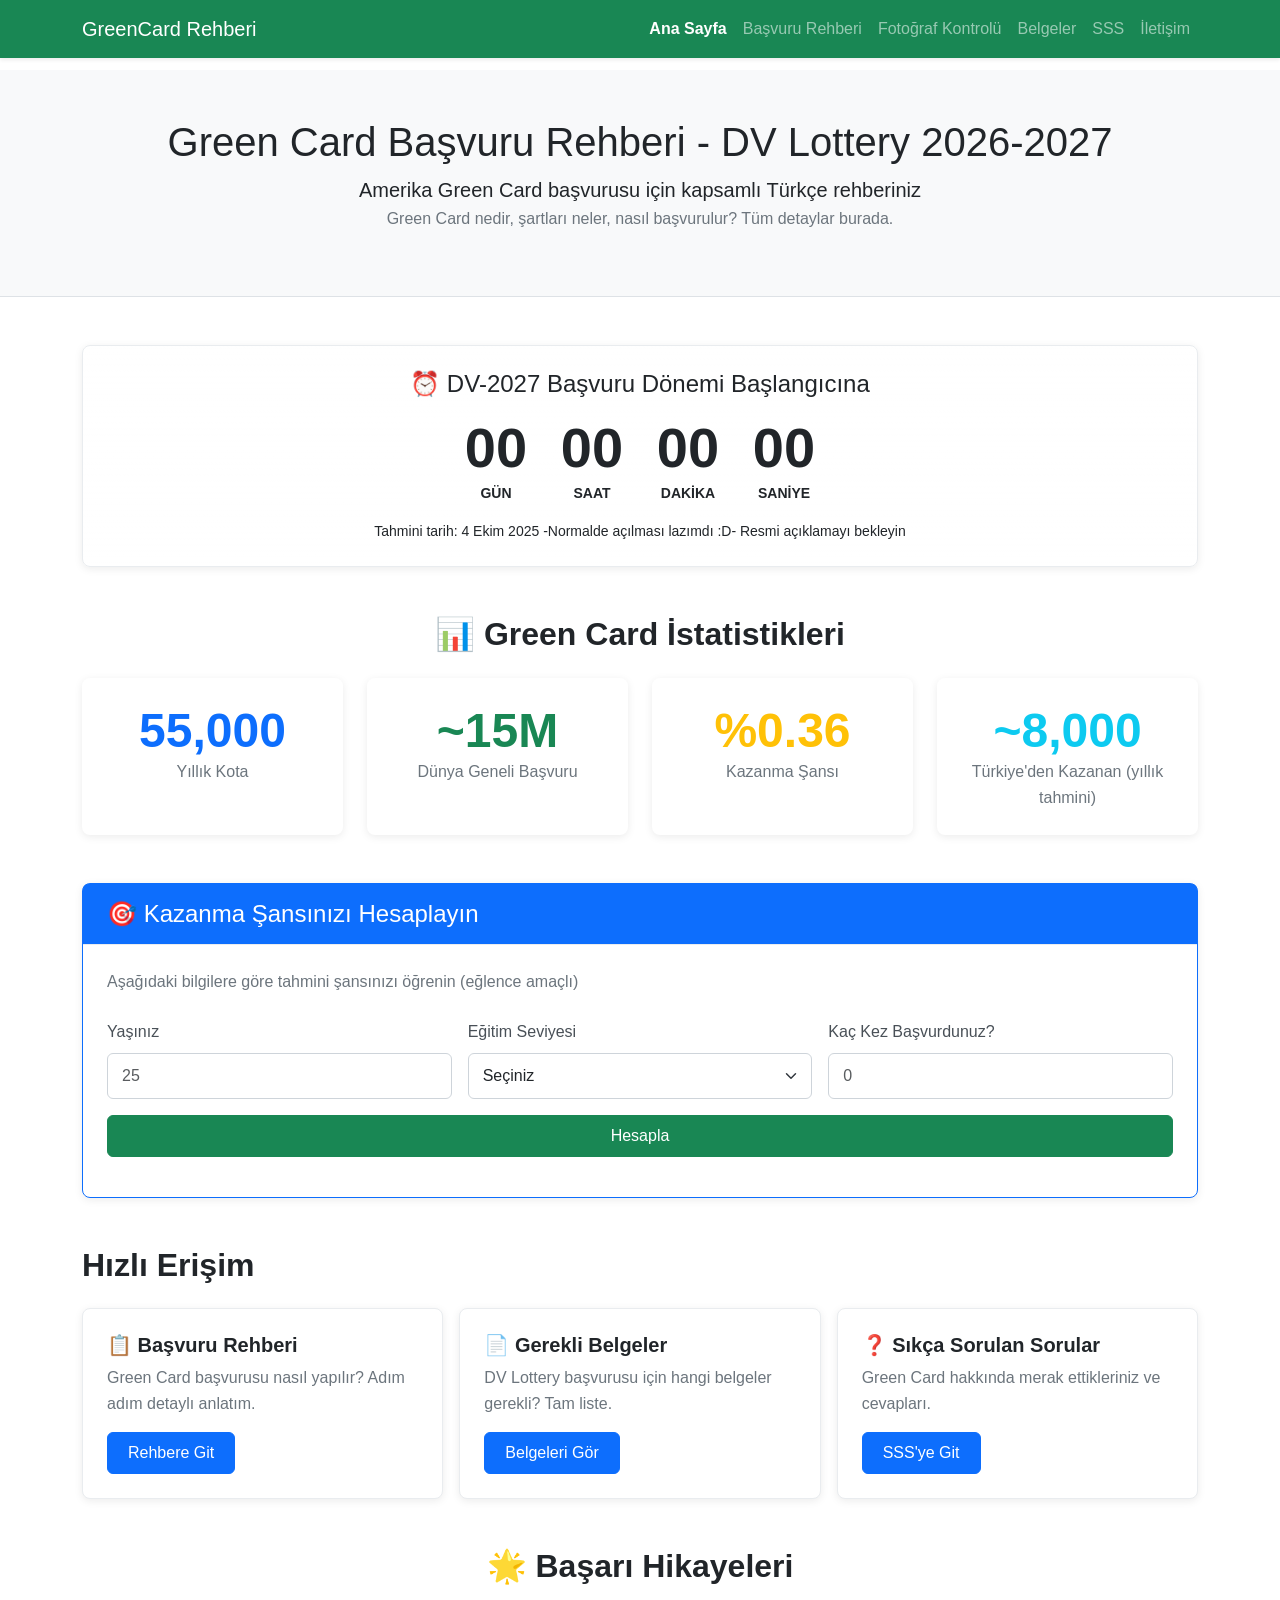
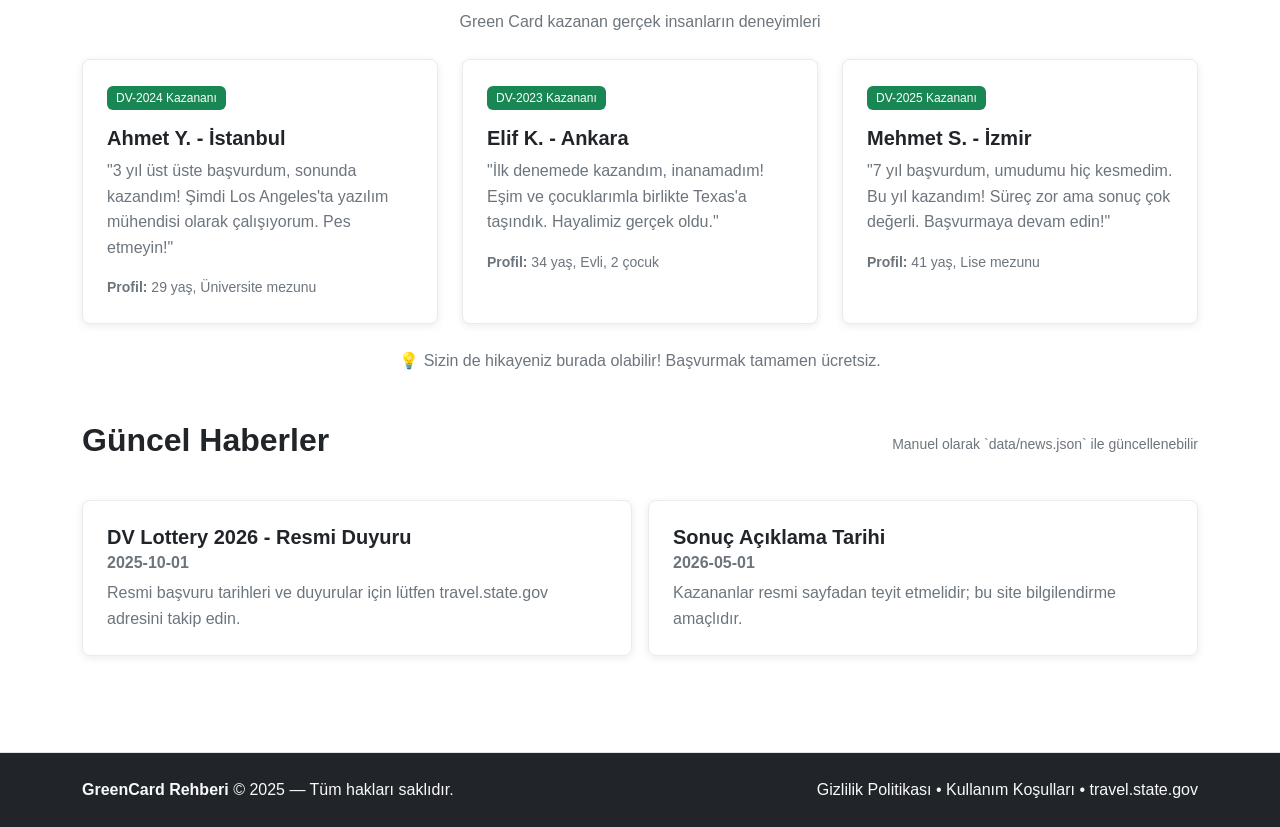
<file: index.html>
<!doctype html>
<html lang="tr">
	<head>
		<meta charset="utf-8" />
		<meta name="viewport" content="width=device-width, initial-scale=1" />
		<link rel="icon" type="image/png" href="favicon.png" />
		<meta name="google-site-verification" content="tBCcLOlifXghVpdFb7teIyWnItimb8C-__ztAJpa-4Y" />
		<title>Green Card Rehberi - DV Lottery Başvuru Kılavuzu ve Belgeler</title>
		<meta name="description" content="Green Card DV Lottery başvurusu için kapsamlı rehber. Gerekli belgeler, başvuru adımları, fotoğraf gereksinimleri ve güncel haberler. Türkçe detaylı anlatım." />
		<meta name="keywords" content="green card, green card başvuru, green card başvurusu, dv lottery, green card 2026, green card 2027, green card nedir, green card şartları, green card lottery, diversity visa, amerika vizesi, green card türkiye, green card başvuru tarihleri, green card ne zaman, green card photo check, green card sonuçları, dvprogram state gov, dv program, amerika green card başvurusu, green card başvuruları ne zaman, green card başvuru nereden yapılır, work and travel, yeşil kart" />
		<meta name="author" content="GreenCard Rehberi" />
		<meta name="robots" content="index, follow" />
		<link rel="canonical" href="https://greencardrehberi.great-site.net/" />
		
		<!-- Open Graph Meta Tags -->
		<meta property="og:title" content="Green Card Rehberi - DV Lottery Başvuru Kılavuzu" />
		<meta property="og:description" content="Green Card DV Lottery başvurusu için kapsamlı rehber. Gerekli belgeler, başvuru adımları ve güncel haberler." />
		<meta property="og:type" content="website" />
		<meta property="og:url" content="https://greencardrehberi.great-site.net/" />
		<meta property="og:locale" content="tr_TR" />
		
		<!-- Twitter Card Meta Tags -->
		<meta name="twitter:card" content="summary_large_image" />
		<meta name="twitter:title" content="Green Card Rehberi - DV Lottery Başvuru Kılavuzu" />
		<meta name="twitter:description" content="Green Card DV Lottery başvurusu için kapsamlı rehber." />
		
		<link href="https://cdn.jsdelivr.net/npm/bootstrap@5.3.2/dist/css/bootstrap.min.css" rel="stylesheet" />
		<link href="css/style.css" rel="stylesheet" />
	</head>
	<body class="d-flex-min-vh navbar-fixed-top-padding">
	<div id="navbar-container"></div>		<header class="bg-light py-5">
			<div class="container text-center">
				<h1 class="display-6">Green Card Başvuru Rehberi - DV Lottery 2026-2027</h1>
				<p class="lead">Amerika Green Card başvurusu için kapsamlı Türkçe rehberiniz</p>
				<p class="text-muted">Green Card nedir, şartları neler, nasıl başvurulur? Tüm detaylar burada.</p>
			</div>
		</header>

		<main class="container my-5 flex-fill">
			<!-- Countdown Timer -->
			<section class="mb-5">
				<div class="card bg-gradient text-white text-center" style="background: linear-gradient(135deg, #667eea 0%, #764ba2 100%);">
					<div class="card-body py-4">
						<h2 class="h4 mb-3">⏰ DV-2027 Başvuru Dönemi Başlangıcına</h2>
						<div id="countdown" class="d-flex justify-content-center gap-3 flex-wrap">
							<div class="countdown-item">
								<div class="display-4 fw-bold" id="days">--</div>
								<div class="small">GÜN</div>
							</div>
							<div class="countdown-item">
								<div class="display-4 fw-bold" id="hours">--</div>
								<div class="small">SAAT</div>
							</div>
							<div class="countdown-item">
								<div class="display-4 fw-bold" id="minutes">--</div>
								<div class="small">DAKİKA</div>
							</div>
							<div class="countdown-item">
								<div class="display-4 fw-bold" id="seconds">--</div>
								<div class="small">SANİYE</div>
							</div>
						</div>
						<p class="mt-3 mb-0 small">Tahmini tarih: 4 Ekim 2025 -Normalde açılması lazımdı :D- Resmi açıklamayı bekleyin</p>
					</div>
				</div>
			</section>

			<!-- İstatistikler -->
			<section class="mb-5">
				<h2 class="mb-4 text-center">📊 Green Card İstatistikleri</h2>
				<div class="row g-4 text-center">
					<div class="col-md-3 col-6">
						<div class="card border-0 shadow-sm h-100">
							<div class="card-body">
								<div class="display-5 fw-bold text-primary">55,000</div>
								<div class="text-muted">Yıllık Kota</div>
							</div>
						</div>
					</div>
					<div class="col-md-3 col-6">
						<div class="card border-0 shadow-sm h-100">
							<div class="card-body">
								<div class="display-5 fw-bold text-success">~15M</div>
								<div class="text-muted">Dünya Geneli Başvuru</div>
							</div>
						</div>
					</div>
					<div class="col-md-3 col-6">
						<div class="card border-0 shadow-sm h-100">
							<div class="card-body">
								<div class="display-5 fw-bold text-warning">%0.36</div>
								<div class="text-muted">Kazanma Şansı</div>
							</div>
						</div>
					</div>
					<div class="col-md-3 col-6">
						<div class="card border-0 shadow-sm h-100">
							<div class="card-body">
								<div class="display-5 fw-bold text-info">~8,000</div>
								<div class="text-muted">Türkiye'den Kazanan (yıllık tahmini)</div>
							</div>
						</div>
					</div>
				</div>
			</section>

			<!-- Şans Hesaplayıcı -->
			<section class="mb-5">
				<div class="card border-primary">
					<div class="card-header bg-primary text-white">
						<h2 class="h4 mb-0">🎯 Kazanma Şansınızı Hesaplayın</h2>
					</div>
					<div class="card-body">
						<p class="text-muted mb-4">Aşağıdaki bilgilere göre tahmini şansınızı öğrenin (eğlence amaçlı)</p>
						<div class="row g-3">
							<div class="col-md-4">
								<label class="form-label">Yaşınız</label>
								<input type="number" id="age" class="form-control" placeholder="25" min="18" max="80">
							</div>
							<div class="col-md-4">
								<label class="form-label">Eğitim Seviyesi</label>
								<select id="eduLevel" class="form-select">
									<option value="">Seçiniz</option>
									<option value="high">Lise</option>
									<option value="uni">Üniversite</option>
									<option value="master">Yüksek Lisans+</option>
								</select>
							</div>
							<div class="col-md-4">
								<label class="form-label">Kaç Kez Başvurdunuz?</label>
								<input type="number" id="attempts" class="form-control" placeholder="0" min="0" max="20">
							</div>
						</div>
						<button onclick="calculateChance()" class="btn btn-success w-100 mt-3">Hesapla</button>
						<div id="chanceResult" class="mt-3"></div>
					</div>
				</div>
			</section>

			<!-- Quick Links -->
			<section class="mb-5">
				<h2 class="mb-4">Hızlı Erişim</h2>
				<div class="row g-3">
					<div class="col-md-4">
						<div class="card h-100">
							<div class="card-body">
								<h3 class="h5 card-title">📋 Başvuru Rehberi</h3>
								<p class="card-text">Green Card başvurusu nasıl yapılır? Adım adım detaylı anlatım.</p>
								<a href="guide.html" class="btn btn-primary">Rehbere Git</a>
							</div>
						</div>
					</div>
					<div class="col-md-4">
						<div class="card h-100">
							<div class="card-body">
								<h3 class="h5 card-title">📄 Gerekli Belgeler</h3>
								<p class="card-text">DV Lottery başvurusu için hangi belgeler gerekli? Tam liste.</p>
								<a href="documents.html" class="btn btn-primary">Belgeleri Gör</a>
							</div>
						</div>
					</div>
					<div class="col-md-4">
						<div class="card h-100">
							<div class="card-body">
								<h3 class="h5 card-title">❓ Sıkça Sorulan Sorular</h3>
								<p class="card-text">Green Card hakkında merak ettikleriniz ve cevapları.</p>
								<a href="faq.html" class="btn btn-primary">SSS'ye Git</a>
							</div>
						</div>
					</div>
				</div>
			</section>

			<!-- Başarı Hikayeleri -->
			<section class="mb-5">
				<h2 class="mb-4 text-center">🌟 Başarı Hikayeleri</h2>
				<p class="text-center text-muted mb-4">Green Card kazanan gerçek insanların deneyimleri</p>
				<div class="row g-4">
					<div class="col-md-4">
						<div class="card h-100 shadow-sm">
							<div class="card-body">
								<div class="mb-3">
									<span class="badge bg-success">DV-2024 Kazananı</span>
								</div>
								<h5 class="card-title">Ahmet Y. - İstanbul</h5>
								<p class="card-text">"3 yıl üst üste başvurdum, sonunda kazandım! Şimdi Los Angeles'ta yazılım mühendisi olarak çalışıyorum. Pes etmeyin!"</p>
								<div class="text-muted small">
									<strong>Profil:</strong> 29 yaş, Üniversite mezunu
								</div>
							</div>
						</div>
					</div>
					<div class="col-md-4">
						<div class="card h-100 shadow-sm">
							<div class="card-body">
								<div class="mb-3">
									<span class="badge bg-success">DV-2023 Kazananı</span>
								</div>
								<h5 class="card-title">Elif K. - Ankara</h5>
								<p class="card-text">"İlk denemede kazandım, inanamadım! Eşim ve çocuklarımla birlikte Texas'a taşındık. Hayalimiz gerçek oldu."</p>
								<div class="text-muted small">
									<strong>Profil:</strong> 34 yaş, Evli, 2 çocuk
								</div>
							</div>
						</div>
					</div>
					<div class="col-md-4">
						<div class="card h-100 shadow-sm">
							<div class="card-body">
								<div class="mb-3">
									<span class="badge bg-success">DV-2025 Kazananı</span>
								</div>
								<h5 class="card-title">Mehmet S. - İzmir</h5>
								<p class="card-text">"7 yıl başvurdum, umudumu hiç kesmedim. Bu yıl kazandım! Süreç zor ama sonuç çok değerli. Başvurmaya devam edin!"</p>
								<div class="text-muted small">
									<strong>Profil:</strong> 41 yaş, Lise mezunu
								</div>
							</div>
						</div>
					</div>
				</div>
				<div class="text-center mt-4">
					<p class="text-muted">💡 Sizin de hikayeniz burada olabilir! Başvurmak tamamen ücretsiz.</p>
				</div>
			</section>

			<!-- News -->
			<section id="news" class="mb-5">
				<div class="d-flex justify-content-between align-items-center">
					<h2>Güncel Haberler</h2>
					<small class="text-muted">Manuel olarak `data/news.json` ile güncellenebilir</small>
				</div>
				<div id="newsList" class="row row-cols-1 row-cols-md-2 g-3 mt-3"></div>
			</section>
		</main>

	<div id="footer-container"></div>
	<script src="https://cdn.jsdelivr.net/npm/bootstrap@5.3.2/dist/js/bootstrap.bundle.min.js"></script>
	<script src="js/components.js"></script>
	<script src="js/site.js"></script>
	<script>
		// Countdown Timer
		function updateCountdown() {
			const targetDate = new Date('2025-10-04T12:00:00').getTime();
			const now = new Date().getTime();
			const distance = targetDate - now;

			if (distance < 0) {
				document.getElementById('days').textContent = '00';
				document.getElementById('hours').textContent = '00';
				document.getElementById('minutes').textContent = '00';
				document.getElementById('seconds').textContent = '00';
				return;
			}

			const days = Math.floor(distance / (1000 * 60 * 60 * 24));
			const hours = Math.floor((distance % (1000 * 60 * 60 * 24)) / (1000 * 60 * 60));
			const minutes = Math.floor((distance % (1000 * 60 * 60)) / (1000 * 60));
			const seconds = Math.floor((distance % (1000 * 60)) / 1000);

			document.getElementById('days').textContent = days;
			document.getElementById('hours').textContent = hours.toString().padStart(2, '0');
			document.getElementById('minutes').textContent = minutes.toString().padStart(2, '0');
			document.getElementById('seconds').textContent = seconds.toString().padStart(2, '0');
		}

		updateCountdown();
		setInterval(updateCountdown, 1000);

		// Şans Hesaplayıcı
		function calculateChance() {
			const age = parseInt(document.getElementById('age').value);
			const edu = document.getElementById('eduLevel').value;
			const attempts = parseInt(document.getElementById('attempts').value);
			const resultDiv = document.getElementById('chanceResult');

			if (!age || !edu || isNaN(attempts)) {
				resultDiv.innerHTML = '<div class="alert alert-warning">Lütfen tüm alanları doldurun</div>';
				return;
			}

			// Basit formül (eğlence amaçlı)
			let baseChance = 0.36;
			
			if (age >= 18 && age <= 35) baseChance += 0.05;
			if (edu === 'uni') baseChance += 0.1;
			if (edu === 'master') baseChance += 0.2;
			if (attempts > 5) baseChance += 0.05;

			const finalChance = Math.min(baseChance, 2.5).toFixed(2);
			
			let message = '';
			if (finalChance < 0.5) {
				message = 'Şansınız ortalama seviyede. Başvurmaya devam edin!';
			} else if (finalChance < 1.0) {
				message = 'Şansınız ortalamanın üstünde! Umutlu olabilirsiniz.';
			} else {
				message = 'Profiliniz güçlü görünüyor! Ama unutmayın, çekiliş tamamen rastgele.';
			}

			resultDiv.innerHTML = `
				<div class="alert alert-success">
					<h5 class="alert-heading">Tahmini Kazanma Şansınız: ~%${finalChance}</h5>
					<p class="mb-0">${message}</p>
					<hr>
					<small class="text-muted">⚠️ Bu hesaplama eğlence amaçlıdır. Gerçek çekiliş tamamen rastgeledir ve herkesin eşit şansı vardır.</small>
				</div>
			`;
		}
	</script>
	</body>
</html>
</file>
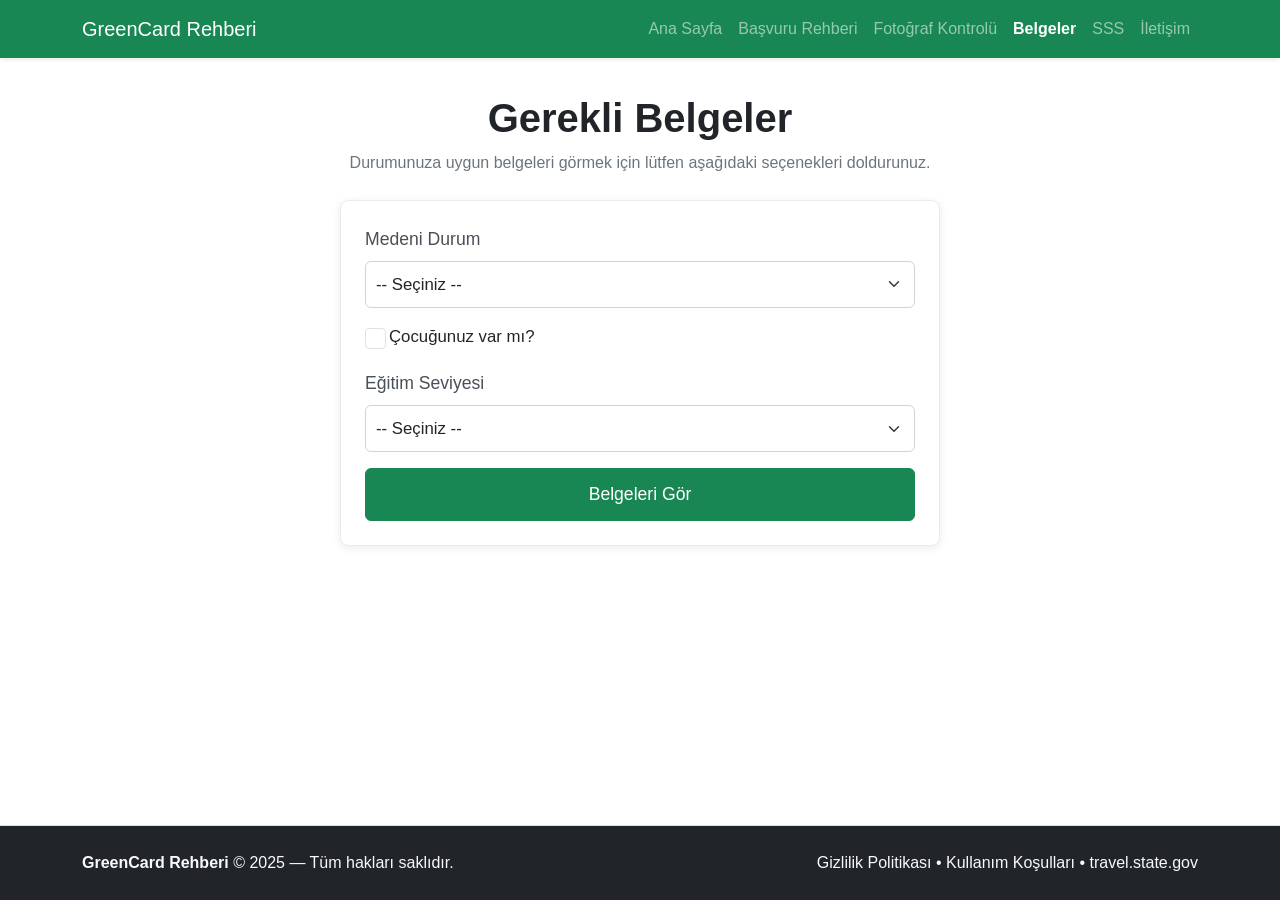
<file: belgeler-detay.html>
<!doctype html>
<html lang="tr">
  <head>
    <meta charset="utf-8" />
    <meta name="viewport" content="width=device-width, initial-scale=1" />
    <link rel="icon" type="image/png" href="favicon.png" />
    <title>Gerekli Belgeler - Green Card Rehberi</title>
    <meta name="description" content="Green Card başvurusu için ihtiyacınız olan belgeler ve nereden temin edileceği." />
    <meta name="keywords" content="green card belgeler, dv lottery belgeler, green card başvuru belgeleri" />
    <meta name="robots" content="index, follow" />
    <link href="https://cdn.jsdelivr.net/npm/bootstrap@5.3.2/dist/css/bootstrap.min.css" rel="stylesheet" />
    <link href="css/style.css" rel="stylesheet" />
  </head>
  <body class="d-flex-min-vh navbar-fixed-top-padding">
    <div id="navbar-container"></div>

    <main class="container my-5 flex-fill">
      <div class="mb-4">
        <a href="documents.html" class="btn btn-outline-secondary">← Geri</a>
      </div>
      
      <h1 class="mb-4">Gerekli Belgeler</h1>
      
      <div id="docsResult"></div>
    </main>

    <div id="footer-container"></div>
    <script src="https://cdn.jsdelivr.net/npm/bootstrap@5.3.2/dist/js/bootstrap.bundle.min.js"></script>
    <script src="js/components.js"></script>
    <script src="js/belgeler-detay.js"></script>
  </body>
</html>
</file>
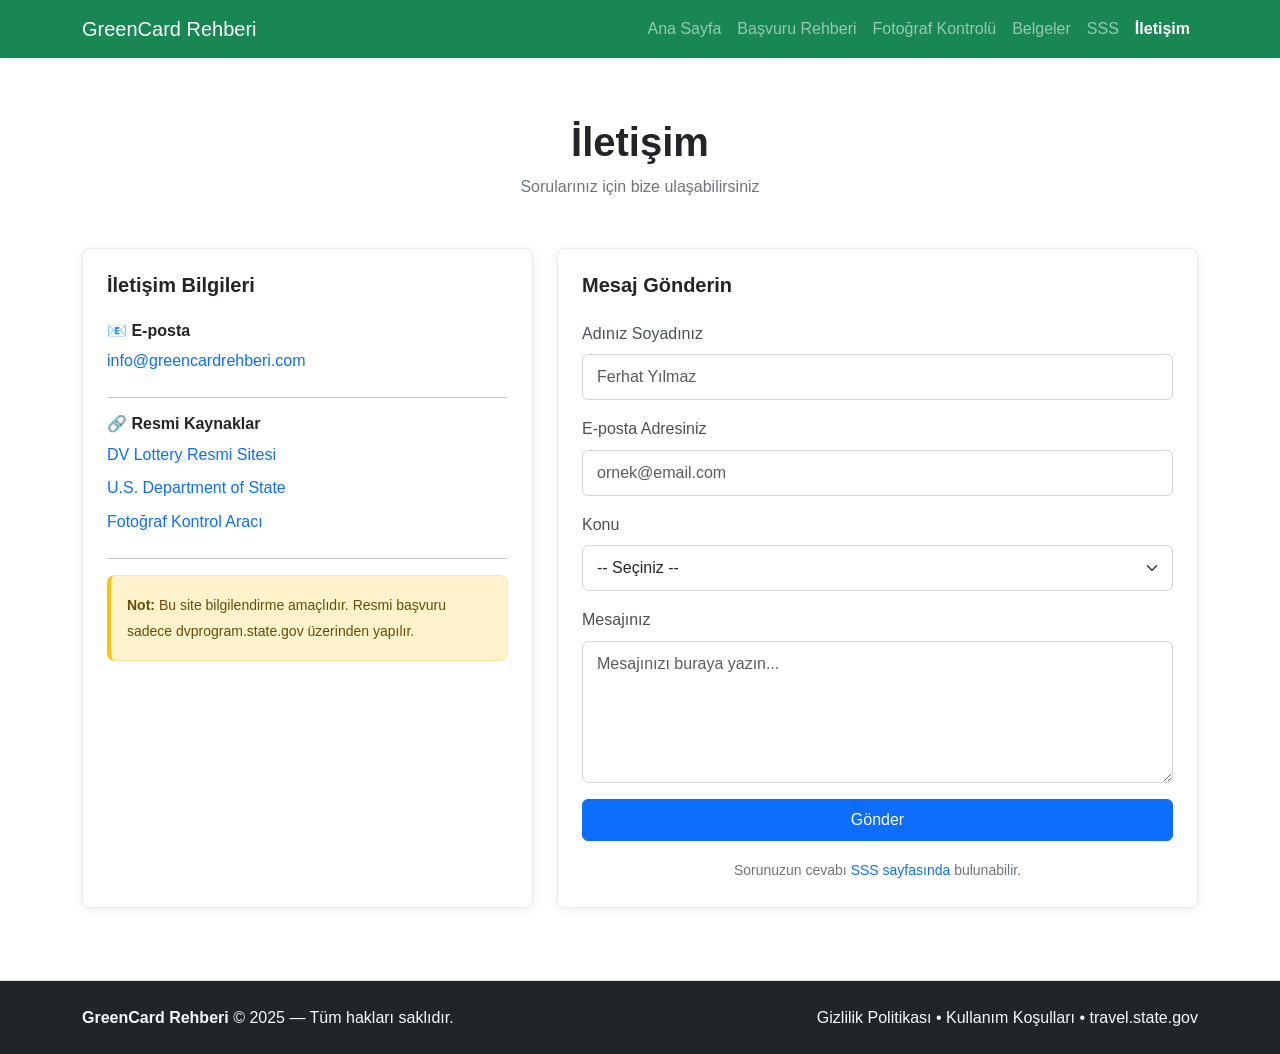
<file: contact.html>
<!doctype html>
<html lang="tr">
  <head>
    <meta charset="utf-8" />
    <meta name="viewport" content="width=device-width, initial-scale=1" />
    <link rel="icon" type="image/png" href="favicon.png" />
    <title>İletişim - Green Card Rehberi | Bize Ulaşın</title>
    <meta name="description" content="Green Card Rehberi ile iletişime geçin. Sorularınız, önerileriniz veya hata bildirimleriniz için bize ulaşın." />
    <meta name="keywords" content="green card, green card başvuru, green card başvurusu, dv lottery, green card 2026, green card 2027, green card nedir, green card şartları, green card lottery, diversity visa, amerika vizesi, green card türkiye, green card başvuru tarihleri, green card ne zaman, green card photo check, green card sonuçları, dvprogram state gov, dv program, amerika green card başvurusu, green card başvuruları ne zaman, green card başvuru nereden yapılır, work and travel, yeşil kart, green card iletişim, green card destek, green card yardım" />
    <meta name="robots" content="index, follow" />
    <link rel="canonical" href="https://greencardrehberi.great-site.net/contact.html" />
    <link href="https://cdn.jsdelivr.net/npm/bootstrap@5.3.2/dist/css/bootstrap.min.css" rel="stylesheet" />
    <link href="css/style.css" rel="stylesheet" />
  </head>
  <body class="d-flex-min-vh navbar-fixed-top-padding">
    <div id="navbar-container"></div>

    <main class="container flex-fill">
      <div class="py-5">
        <h1 class="text-center mb-2">İletişim</h1>
        <p class="text-center text-muted mb-5">Sorularınız için bize ulaşabilirsiniz</p>

        <div class="row">
          <!-- İletişim Bilgileri -->
          <div class="col-md-5 mb-4">
            <div class="card h-100 shadow-sm">
              <div class="card-body">
                <h5 class="card-title mb-4">İletişim Bilgileri</h5>
                
                <div class="mb-4">
                  <h6>📧 E-posta</h6>
                  <p class="mb-2">
                    <a href="mailto:info@greencardrehberi.com" class="text-decoration-none">
                      info@greencardrehberi.com
                    </a>
                  </p>
                </div>

                <hr>

                <div class="mb-4">
                  <h6>🔗 Resmi Kaynaklar</h6>
                  <ul class="list-unstyled">
                    <li class="mb-2">
                      <a href="https://dvprogram.state.gov" target="_blank" rel="noopener">DV Lottery Resmi Sitesi</a>
                    </li>
                    <li class="mb-2">
                      <a href="https://travel.state.gov" target="_blank" rel="noopener">U.S. Department of State</a>
                    </li>
                    <li class="mb-2">
                      <a href="https://tsg.phototool.state.gov/photo" target="_blank" rel="noopener">Fotoğraf Kontrol Aracı</a>
                    </li>
                  </ul>
                </div>

                <hr>

                <div class="alert alert-warning mb-0">
                  <small>
                    <strong>Not:</strong> Bu site bilgilendirme amaçlıdır. Resmi başvuru sadece dvprogram.state.gov üzerinden yapılır.
                  </small>
                </div>
              </div>
            </div>
          </div>

          <!-- İletişim Formu -->
          <div class="col-md-7 mb-4">
            <div class="card shadow-sm">
              <div class="card-body">
                <h5 class="card-title mb-4">Mesaj Gönderin</h5>
                
                <!-- FormSubmit ile çalışan form -->
                <form action="https://formsubmit.co/samvolt2929@gmail.com" method="POST" id="contactForm">
                  <!-- FormSubmit ayarları -->
                  <input type="hidden" name="_subject" value="Yeni İletişim Formu - Green Card Rehberi">
                  <input type="hidden" name="_captcha" value="false">
                  <input type="hidden" name="_template" value="table">
                  <input type="text" name="_honey" style="display:none">
                  
                  <div class="mb-3">
                    <label for="name" class="form-label">Adınız Soyadınız</label>
                    <input type="text" name="name" id="name" class="form-control" placeholder="Ferhat Yılmaz" required />
                  </div>

                  <div class="mb-3">
                    <label for="email" class="form-label">E-posta Adresiniz</label>
                    <input type="email" name="email" id="email" class="form-control" placeholder="ornek@email.com" required />
                  </div>

                  <div class="mb-3">
                    <label for="subject" class="form-label">Konu</label>
                    <select name="subject" id="subject" class="form-select" required>
                      <option value="">-- Seçiniz --</option>
                      <option value="Soru">Soru</option>
                      <option value="Öneri">Öneri</option>
                      <option value="Hata Bildirimi">Hata Bildirimi</option>
                      <option value="Diğer">Diğer</option>
                    </select>
                  </div>

                  <div class="mb-3">
                    <label for="message" class="form-label">Mesajınız</label>
                    <textarea name="message" id="message" class="form-control" rows="5" placeholder="Mesajınızı buraya yazın..." required></textarea>
                  </div>

                  <button type="submit" class="btn btn-primary w-100">
                    Gönder
                  </button>
                </form>
                
                <div class="mt-3 text-center">
                  <small class="text-muted">
                    Sorunuzun cevabı <a href="faq.html">SSS sayfasında</a> bulunabilir.
                  </small>
                </div>
              </div>
            </div>
          </div>
        </div>
      </div>
    </main>

    <div id="footer-container"></div>
    <script src="https://cdn.jsdelivr.net/npm/bootstrap@5.3.2/dist/js/bootstrap.bundle.min.js"></script>
    <script src="js/components.js"></script>
  </body>
</html>
</file>
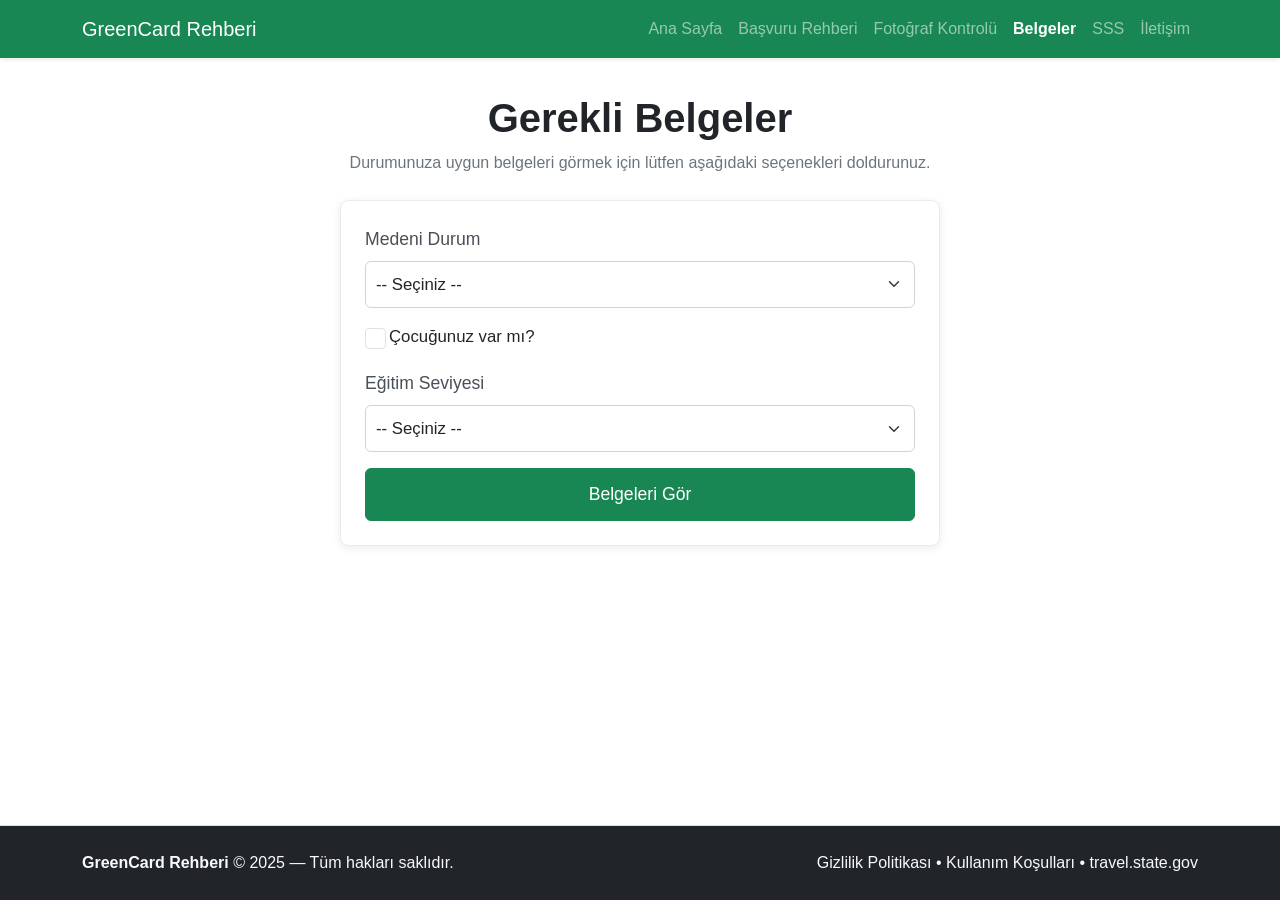
<file: documents.html>
<!doctype html>
<html lang="tr">
  <head>
    <meta charset="utf-8" />
    <meta name="viewport" content="width=device-width, initial-scale=1" />
    <link rel="icon" type="image/png" href="favicon.png" />
    <title>Green Card Gerekli Belgeler - DV Lottery İçin Hangi Evraklar Gerekli?</title>
    <meta name="description" content="Green Card başvurusu için gerekli tüm belgeler. Pasaport, doğum belgesi, eğitim belgeleri, evlilik belgesi ve daha fazlası. Detaylı liste." />
    <meta name="keywords" content="green card, green card başvuru, green card başvurusu, dv lottery, green card 2026, green card 2027, green card nedir, green card şartları, green card lottery, diversity visa, amerika vizesi, green card türkiye, green card başvuru tarihleri, green card ne zaman, green card photo check, green card sonuçları, dvprogram state gov, dv program, amerika green card başvurusu, green card başvuruları ne zaman, green card başvuru nereden yapılır, work and travel, yeşil kart, green card belgeler, dv lottery evraklar, green card gerekli dokümanlar, pasaport, doğum belgesi" />
    <meta name="robots" content="index, follow" />
    <link rel="canonical" href="https://greencardrehberi.great-site.net/documents.html" />
    <link href="https://cdn.jsdelivr.net/npm/bootstrap@5.3.2/dist/css/bootstrap.min.css" rel="stylesheet" />
    <link href="css/style.css" rel="stylesheet" />
  </head>
  <body class="d-flex-min-vh navbar-fixed-top-padding">
    <div id="navbar-container"></div>

    <main class="container flex-fill">
      <!-- Form Alanı -->
      <div id="filterSection" class="d-flex justify-content-center pt-4">
        <div style="max-width: 600px; width: 100%;">
          <h1 class="text-center mb-2">Gerekli Belgeler</h1>
          <p class="text-center text-muted mb-4">Durumunuza uygun belgeleri görmek için lütfen aşağıdaki seçenekleri doldurunuz.</p>
          <div class="card p-4">
            <div class="mb-3">
              <label class="form-label" style="font-size: 1.1rem;">Medeni Durum</label>
              <select id="marital" class="form-select" style="font-size: 1.05rem; padding: 10px;" onchange="updateChildrenField()">
                <option value="">-- Seçiniz --</option>
                <option value="single">Bekar</option>
                <option value="married">Evli</option>
                <option value="divorced">Boşanmış</option>
              </select>
            </div>
            <div id="childrenContainer" class="mb-3">
              <div class="form-check">
                <input id="children" type="checkbox" class="form-check-input" style="width: 1.3em; height: 1.3em; cursor: pointer;" />
                <label class="form-check-label" for="children" style="font-size: 1.05rem; cursor: pointer;">Çocuğunuz var mı?</label>
              </div>
            </div>
            <div class="mb-3">
              <label class="form-label" style="font-size: 1.1rem;">Eğitim Seviyesi</label>
              <select id="education" class="form-select" style="font-size: 1.05rem; padding: 10px;">
                <option value="">-- Seçiniz --</option>
                <option value="elementary">İlkokul</option>
                <option value="highschool">Lise</option>
                <option value="university">Üniversite</option>
                <option value="graduate">Yüksek Lisans+</option>
              </select>
            </div>
            <button id="showDocs" class="btn btn-success w-100" style="font-size: 1.1rem; padding: 12px;">Belgeleri Gör</button>
          </div>
        </div>
      </div>
    </main>

    <div id="footer-container"></div>
    <script src="https://cdn.jsdelivr.net/npm/bootstrap@5.3.2/dist/js/bootstrap.bundle.min.js"></script>
    <script src="js/components.js"></script>
    <script src="js/site.js"></script>
  </body>
</html>
</file>
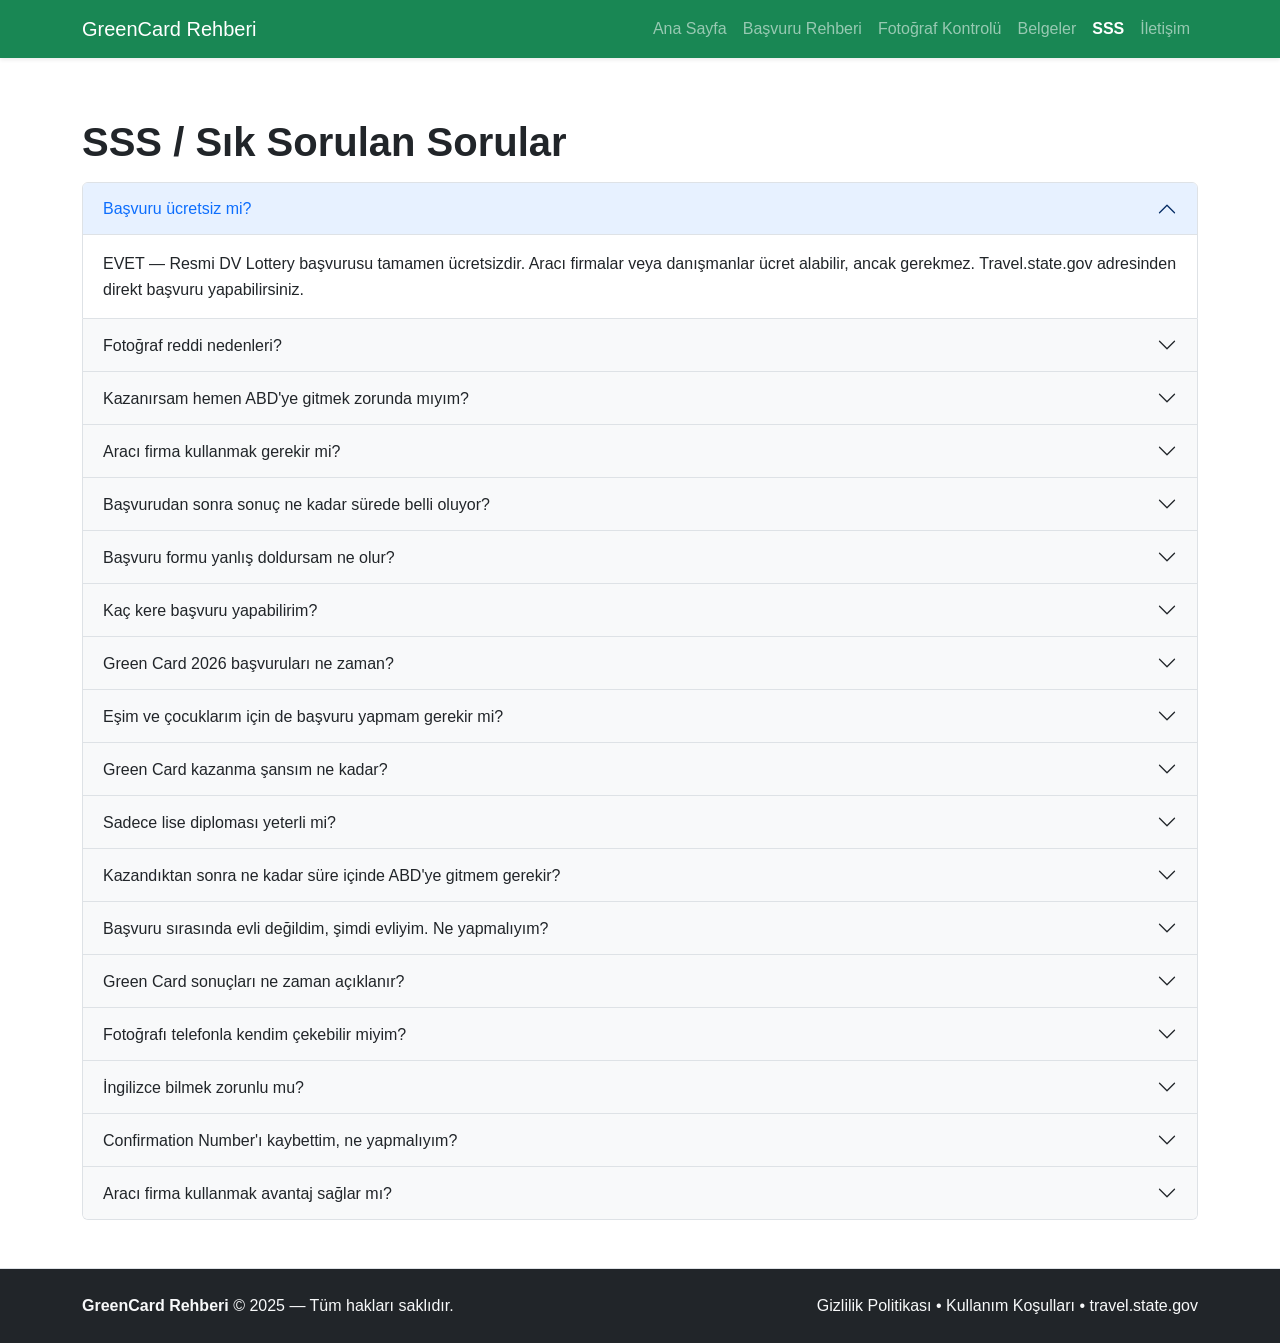
<file: faq.html>
<!doctype html>
<html lang="tr">
  <head>
    <meta charset="utf-8" />
    <meta name="viewport" content="width=device-width, initial-scale=1" />
    <link rel="icon" type="image/png" href="favicon.png" />
    <title>Green Card SSS - Sıkça Sorulan Sorular ve Cevapları</title>
    <meta name="description" content="Green Card DV Lottery hakkında en çok sorulan sorular ve detaylı cevapları. Başvuru süreci, şartlar, sonuçlar ve daha fazlası." />
    <meta name="keywords" content="green card, green card başvuru, green card başvurusu, dv lottery, green card 2026, green card 2027, green card nedir, green card şartları, green card lottery, diversity visa, amerika vizesi, green card türkiye, green card başvuru tarihleri, green card ne zaman, green card photo check, green card sonuçları, dvprogram state gov, dv program, amerika green card başvurusu, green card başvuruları ne zaman, green card başvuru nereden yapılır, work and travel, yeşil kart, green card sss, dv lottery sorular, green card cevaplar, diversity visa faq" />
    <meta name="robots" content="index, follow" />
    <link rel="canonical" href="https://greencardrehberi.great-site.net/faq.html" />
    <link href="https://cdn.jsdelivr.net/npm/bootstrap@5.3.2/dist/css/bootstrap.min.css" rel="stylesheet" />
    <link href="css/style.css" rel="stylesheet" />
  </head>
  <body class="d-flex-min-vh navbar-fixed-top-padding">
    <div id="navbar-container"></div>

    <main class="container my-5 flex-fill">
      <h1>SSS / Sık Sorulan Sorular</h1>
      <div class="accordion mt-3" id="faqAcc">
        <div class="accordion-item">
          <h2 class="accordion-header"><button class="accordion-button" type="button" data-bs-toggle="collapse" data-bs-target="#faq1">Başvuru ücretsiz mi?</button></h2>
          <div id="faq1" class="accordion-collapse collapse show" data-bs-parent="#faqAcc"><div class="accordion-body">EVET — Resmi DV Lottery başvurusu tamamen ücretsizdir. Aracı firmalar veya danışmanlar ücret alabilir, ancak gerekmez. Travel.state.gov adresinden direkt başvuru yapabilirsiniz.</div></div>
        </div>
        <div class="accordion-item">
          <h2 class="accordion-header"><button class="accordion-button collapsed" type="button" data-bs-toggle="collapse" data-bs-target="#faq2">Fotoğraf reddi nedenleri?</button></h2>
          <div id="faq2" class="accordion-collapse collapse" data-bs-parent="#faqAcc"><div class="accordion-body">Yanlış boyut (600x600 px olmalı), yüz pozisyonu (yüz merkezde olmalı), arka plan temizliği, gözlük/camı yansıması, yetersiz aydınlanma veya çözünürlük başlıca nedenlerdir.</div></div>
        </div>
        <div class="accordion-item">
          <h2 class="accordion-header"><button class="accordion-button collapsed" type="button" data-bs-toggle="collapse" data-bs-target="#faq3">Kazanırsam hemen ABD'ye gitmek zorunda mıyım?</button></h2>
          <div id="faq3" class="accordion-collapse collapse" data-bs-parent="#faqAcc"><div class="accordion-body">Hayır. Kazandıktan sonra konsolosluk görüşmesi yapılır. Vize alırsanız, 6 ay içinde ABD'ye giriş yapmalısınız, ancak kalış süreniz daha sonra belirlenebilir.</div></div>
        </div>
        <div class="accordion-item">
          <h2 class="accordion-header"><button class="accordion-button collapsed" type="button" data-bs-toggle="collapse" data-bs-target="#faq4">Aracı firma kullanmak gerekir mi?</button></h2>
          <div id="faq4" class="accordion-collapse collapse" data-bs-parent="#faqAcc"><div class="accordion-body">Hayır. Başvuru tamamen kişisel yapılabilir. Aracı firmalar rehberlik sağlar, ancak ücretlidir. Eğer İngilizce yeterli ve temel bilgilerinizi doğru giriş yapabilirseniz, kendiniz yapabilirsiniz.</div></div>
        </div>
        <div class="accordion-item">
          <h2 class="accordion-header"><button class="accordion-button collapsed" type="button" data-bs-toggle="collapse" data-bs-target="#faq5">Başvurudan sonra sonuç ne kadar sürede belli oluyor?</button></h2>
          <div id="faq5" class="accordion-collapse collapse" data-bs-parent="#faqAcc"><div class="accordion-body">Başvuru dönemi sona bittikten sonra (genellikle 6-9 ay sonra) resmi web sayfasında Confirmation Number'ınızla sonucunuzu kontrol edebilirsiniz.</div></div>
        </div>
        <div class="accordion-item">
          <h2 class="accordion-header"><button class="accordion-button collapsed" type="button" data-bs-toggle="collapse" data-bs-target="#faq6">Başvuru formu yanlış doldursam ne olur?</button></h2>
          <div id="faq6" class="accordion-collapse collapse" data-bs-parent="#faqAcc"><div class="accordion-body">Küçük yazım hataları sorun olmayabilir, ancak kritik bilgilerde (ad, doğum tarihi, pasaport numarası) hata varsa başvurunuz reddedilebilir. Başvurudan önce çok dikkatli kontrol edin.</div></div>
        </div>
        <div class="accordion-item">
          <h2 class="accordion-header"><button class="accordion-button collapsed" type="button" data-bs-toggle="collapse" data-bs-target="#faq7">Kaç kere başvuru yapabilirim?</button></h2>
          <div id="faq7" class="accordion-collapse collapse" data-bs-parent="#faqAcc"><div class="accordion-body">Her yıl yeni başvuru dönemi açıldığında tekrar başvuru yapabilirsiniz. Ancak aynı yıl içinde birden fazla başvuru yapmak yasaktır ve diskalifiye olmanıza neden olur.</div></div>
        </div>
        <div class="accordion-item">
          <h2 class="accordion-header"><button class="accordion-button collapsed" type="button" data-bs-toggle="collapse" data-bs-target="#faq8">Green Card 2026 başvuruları ne zaman?</button></h2>
          <div id="faq8" class="accordion-collapse collapse" data-bs-parent="#faqAcc"><div class="accordion-body">DV-2027 (Green Card 2026 başvurusu) genellikle Ekim-Kasım aylarında açılır. Resmi tarihleri <a href="https://dvprogram.state.gov" target="_blank" rel="noopener">dvprogram.state.gov</a> adresinden takip edin.</div></div>
        </div>
        <div class="accordion-item">
          <h2 class="accordion-header"><button class="accordion-button collapsed" type="button" data-bs-toggle="collapse" data-bs-target="#faq9">Eşim ve çocuklarım için de başvuru yapmam gerekir mi?</button></h2>
          <div id="faq9" class="accordion-collapse collapse" data-bs-parent="#faqAcc"><div class="accordion-body">Hayır. Siz başvuru yaptığınızda eşiniz ve 21 yaş altı bekar çocuklarınız otomatik olarak başvurunuza dahil edilir. Onlar için ayrı başvuru yapmayın. Ancak her biri için ayrı fotoğraf yüklemeniz gerekir.</div></div>
        </div>
        <div class="accordion-item">
          <h2 class="accordion-header"><button class="accordion-button collapsed" type="button" data-bs-toggle="collapse" data-bs-target="#faq10">Green Card kazanma şansım ne kadar?</button></h2>
          <div id="faq10" class="accordion-collapse collapse" data-bs-parent="#faqAcc"><div class="accordion-body">Her yıl yaklaşık 10-15 milyon kişi başvurur ve ~55,000 kişi kazanır. Türkiye için kabaca %0.5-1 civarında bir şans vardır. Düşük görünse de her yıl binlerce Türk vatandaşı kazanmaktadır.</div></div>
        </div>
        <div class="accordion-item">
          <h2 class="accordion-header"><button class="accordion-button collapsed" type="button" data-bs-toggle="collapse" data-bs-target="#faq11">Sadece lise diploması yeterli mi?</button></h2>
          <div id="faq11" class="accordion-collapse collapse" data-bs-parent="#faqAcc"><div class="accordion-body">Evet. 12 yıllık eğitim (lise diploması) yeterlidir. Alternatif olarak, son 5 yılda en az 2 yıl iş tecrübeniz (nitelikli meslekte) varsa da başvurabilirsiniz.</div></div>
        </div>
        <div class="accordion-item">
          <h2 class="accordion-header"><button class="accordion-button collapsed" type="button" data-bs-toggle="collapse" data-bs-target="#faq12">Kazandıktan sonra ne kadar süre içinde ABD'ye gitmem gerekir?</button></h2>
          <div id="faq12" class="accordion-collapse collapse" data-bs-parent="#faqAcc"><div class="accordion-body">Vize aldıktan sonra 6 ay içinde ABD'ye ilk girişinizi yapmalısınız. Giriş yaptıktan sonra Green Card'ınız birkaç hafta içinde posta ile adresinize gelir.</div></div>
        </div>
        <div class="accordion-item">
          <h2 class="accordion-header"><button class="accordion-button collapsed" type="button" data-bs-toggle="collapse" data-bs-target="#faq13">Başvuru sırasında evli değildim, şimdi evliyim. Ne yapmalıyım?</button></h2>
          <div id="faq13" class="accordion-collapse collapse" data-bs-parent="#faqAcc"><div class="accordion-body">Eğer başvuru yaptıktan sonra evlendiyseniz, DS-260 formunu doldururken eşinizi ekleyebilirsiniz. Ancak başvuru sırasında evli olduğunuzu belirtmediyseniz, eşiniz Green Card almaya hak kazanamaz.</div></div>
        </div>
        <div class="accordion-item">
          <h2 class="accordion-header"><button class="accordion-button collapsed" type="button" data-bs-toggle="collapse" data-bs-target="#faq14">Green Card sonuçları ne zaman açıklanır?</button></h2>
          <div id="faq14" class="accordion-collapse collapse" data-bs-parent="#faqAcc"><div class="accordion-body">Başvuru döneminden yaklaşık 6-7 ay sonra (genellikle Mayıs ayında) sonuçlar açıklanır. Sonuçları <a href="https://dvprogram.state.gov" target="_blank" rel="noopener">dvprogram.state.gov</a> adresinden Confirmation Number ile sorgulayabilirsiniz.</div></div>
        </div>
        <div class="accordion-item">
          <h2 class="accordion-header"><button class="accordion-button collapsed" type="button" data-bs-toggle="collapse" data-bs-target="#faq15">Fotoğrafı telefonla kendim çekebilir miyim?</button></h2>
          <div id="faq15" class="accordion-collapse collapse" data-bs-parent="#faqAcc"><div class="accordion-body">Evet, ancak tüm şartlara uymalısınız: 600x600 px boyut, beyaz arka plan, yüz merkezde, gölgesiz aydınlatma. Fotoğraf kontrol aracını kullanarak test edin: <a href="https://tsg.phototool.state.gov/photo" target="_blank" rel="noopener">Photo Tool</a></div></div>
        </div>
        <div class="accordion-item">
          <h2 class="accordion-header"><button class="accordion-button collapsed" type="button" data-bs-toggle="collapse" data-bs-target="#faq16">İngilizce bilmek zorunlu mu?</button></h2>
          <div id="faq16" class="accordion-collapse collapse" data-bs-parent="#faqAcc"><div class="accordion-body">Başvuru için İngilizce şartı yoktur. Ancak ABD'de yaşayacaksanız temel İngilizce bilmek hayatınızı kolaylaştırır. Konsolosluk görüşmesinde tercüman hizmeti sunulabilir.</div></div>
        </div>
        <div class="accordion-item">
          <h2 class="accordion-header"><button class="accordion-button collapsed" type="button" data-bs-toggle="collapse" data-bs-target="#faq17">Confirmation Number'ı kaybettim, ne yapmalıyım?</button></h2>
          <div id="faq17" class="accordion-collapse collapse" data-bs-parent="#faqAcc"><div class="accordion-body">Maalesef Confirmation Number kaybolursa geri alma şansınız yoktur. Bu yüzden başvuru yaptıktan sonra mutlaka birden fazla yere kaydedin (telefon, e-posta, kağıt, ekran görüntüsü).</div></div>
        </div>
        <div class="accordion-item">
          <h2 class="accordion-header"><button class="accordion-button collapsed" type="button" data-bs-toggle="collapse" data-bs-target="#faq18">Aracı firma kullanmak avantaj sağlar mı?</button></h2>
          <div id="faq18" class="accordion-collapse collapse" data-bs-parent="#faqAcc"><div class="accordion-body">Hayır. Aracı firmalar sadece size rehberlik eder, başvuru şansınızı artırmaz. Kazanma tamamen rastgele çekilişle belirlenir. Kendiniz ücretsiz başvuru yapabilirsiniz.</div></div>
        </div>
      </div>
    </main>

    <div id="footer-container"></div>
    <script src="https://cdn.jsdelivr.net/npm/bootstrap@5.3.2/dist/js/bootstrap.bundle.min.js"></script>
    <script src="js/components.js"></script>
  </body>
</html>
</file>
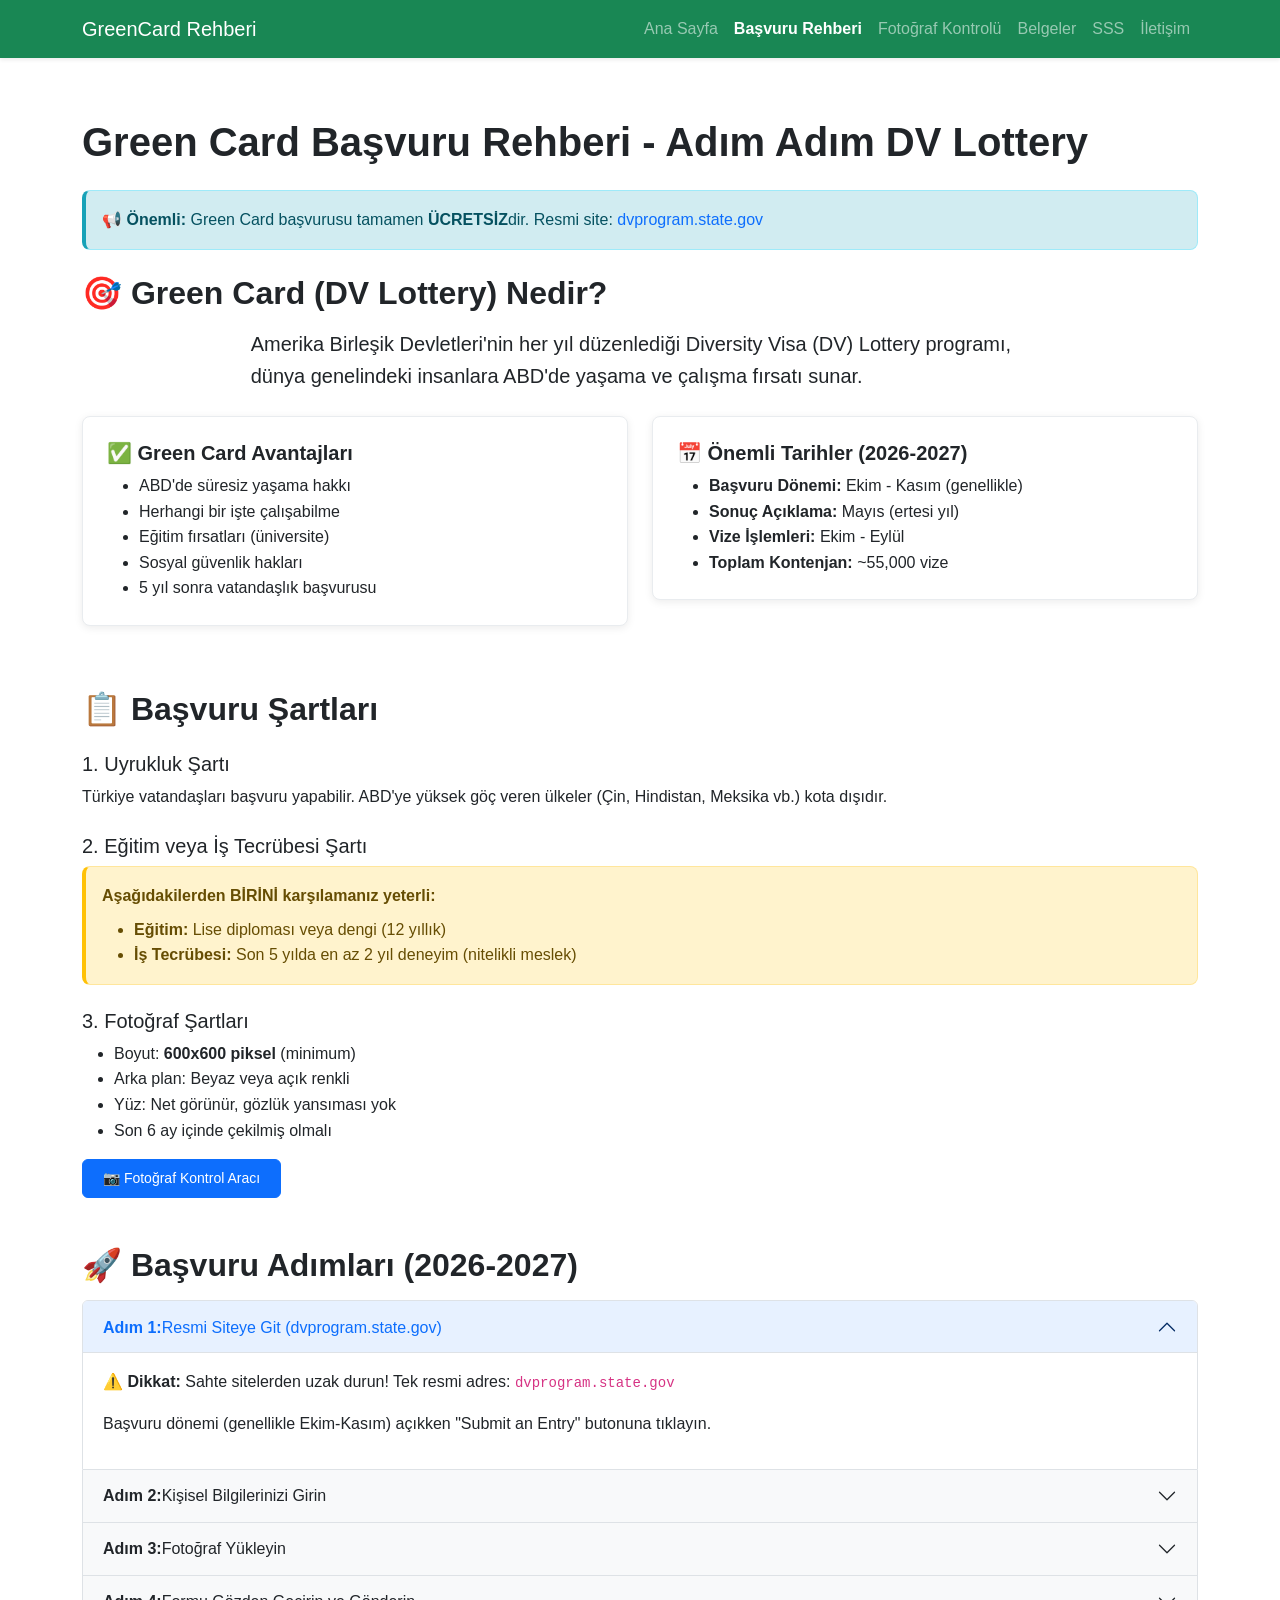
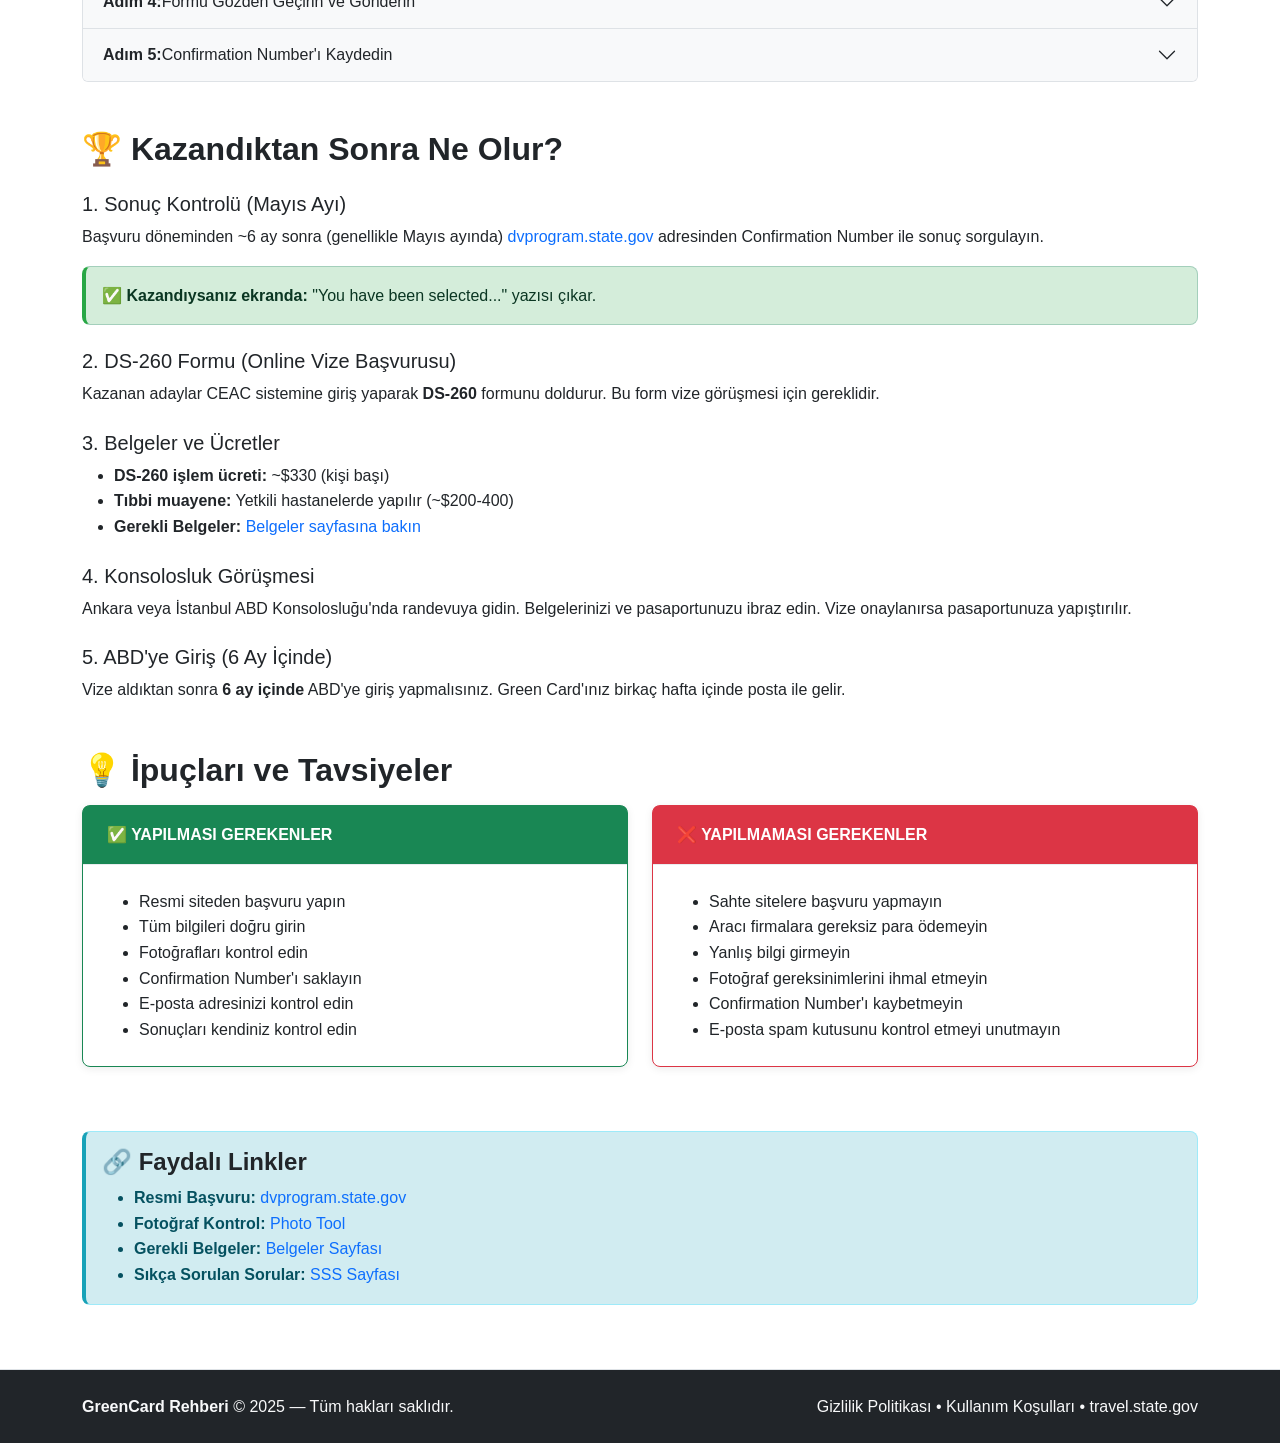
<file: guide.html>
<!doctype html>
<html lang="tr">
  <head>
    <meta charset="utf-8" />
    <meta name="viewport" content="width=device-width, initial-scale=1" />
    <link rel="icon" type="image/png" href="favicon.png" />
    <title>Green Card Başvuru Rehberi - Adım Adım DV Lottery Başvurusu</title>
    <meta name="description" content="Green Card DV Lottery başvurusu nasıl yapılır? Adım adım detaylı başvuru kılavuzu, ipuçları ve dikkat edilmesi gerekenler." />
    <meta name="keywords" content="green card, green card başvuru, green card başvurusu, dv lottery, green card 2026, green card 2027, green card nedir, green card şartları, green card lottery, diversity visa, amerika vizesi, green card türkiye, green card başvuru tarihleri, green card ne zaman, green card photo check, green card sonuçları, dvprogram state gov, dv program, amerika green card başvurusu, green card başvuruları ne zaman, green card başvuru nereden yapılır, work and travel, yeşil kart, green card başvuru nasıl yapılır, dv lottery nasıl başvurulur, green card adımları" />
    <meta name="robots" content="index, follow" />
    <link rel="canonical" href="https://greencardrehberi.great-site.net/guide.html" />
    <link href="https://cdn.jsdelivr.net/npm/bootstrap@5.3.2/dist/css/bootstrap.min.css" rel="stylesheet" />
    <link href="css/style.css" rel="stylesheet" />
  </head>
  <body class="d-flex-min-vh navbar-fixed-top-padding">
	<div id="navbar-container"></div>

    <main class="container my-5 flex-fill">
      <h1 class="mb-4">Green Card Başvuru Rehberi - Adım Adım DV Lottery</h1>
      
      <div class="alert alert-info mb-4">
        <strong>📢 Önemli:</strong> Green Card başvurusu tamamen <strong>ÜCRETSİZ</strong>dir. Resmi site: <a href="https://dvprogram.state.gov" target="_blank" rel="noopener">dvprogram.state.gov</a>
      </div>

      <section class="mb-5">
        <h2 class="mb-3">🎯 Green Card (DV Lottery) Nedir?</h2>
        <p class="lead">Amerika Birleşik Devletleri'nin her yıl düzenlediği <strong>Diversity Visa (DV) Lottery</strong> programı, dünya genelindeki insanlara ABD'de yaşama ve çalışma fırsatı sunar.</p>
        
        <div class="row mt-4">
          <div class="col-md-6">
            <div class="card mb-3">
              <div class="card-body">
                <h5 class="card-title">✅ Green Card Avantajları</h5>
                <ul class="mb-0">
                  <li>ABD'de süresiz yaşama hakkı</li>
                  <li>Herhangi bir işte çalışabilme</li>
                  <li>Eğitim fırsatları (üniversite)</li>
                  <li>Sosyal güvenlik hakları</li>
                  <li>5 yıl sonra vatandaşlık başvurusu</li>
                </ul>
              </div>
            </div>
          </div>
          <div class="col-md-6">
            <div class="card mb-3">
              <div class="card-body">
                <h5 class="card-title">📅 Önemli Tarihler (2026-2027)</h5>
                <ul class="mb-0">
                  <li><strong>Başvuru Dönemi:</strong> Ekim - Kasım (genellikle)</li>
                  <li><strong>Sonuç Açıklama:</strong> Mayıs (ertesi yıl)</li>
                  <li><strong>Vize İşlemleri:</strong> Ekim - Eylül</li>
                  <li><strong>Toplam Kontenjan:</strong> ~55,000 vize</li>
                </ul>
              </div>
            </div>
          </div>
        </div>
      </section>

      <section class="mb-5">
        <h2 class="mb-3">📋 Başvuru Şartları</h2>
        
        <h3 class="h5 mt-4">1. Uyrukluk Şartı</h3>
        <p>Türkiye vatandaşları başvuru yapabilir. ABD'ye yüksek göç veren ülkeler (Çin, Hindistan, Meksika vb.) kota dışıdır.</p>
        
        <h3 class="h5 mt-4">2. Eğitim veya İş Tecrübesi Şartı</h3>
        <div class="alert alert-warning">
          <p class="mb-2"><strong>Aşağıdakilerden BİRİNİ karşılamanız yeterli:</strong></p>
          <ul class="mb-0">
            <li><strong>Eğitim:</strong> Lise diploması veya dengi (12 yıllık)</li>
            <li><strong>İş Tecrübesi:</strong> Son 5 yılda en az 2 yıl deneyim (nitelikli meslek)</li>
          </ul>
        </div>
        
        <h3 class="h5 mt-4">3. Fotoğraf Şartları</h3>
        <ul>
          <li>Boyut: <strong>600x600 piksel</strong> (minimum)</li>
          <li>Arka plan: Beyaz veya açık renkli</li>
          <li>Yüz: Net görünür, gözlük yansıması yok</li>
          <li>Son 6 ay içinde çekilmiş olmalı</li>
        </ul>
        <p><a href="https://tsg.phototool.state.gov/photo" target="_blank" rel="noopener" class="btn btn-sm btn-primary">📷 Fotoğraf Kontrol Aracı</a></p>
      </section>

      <section class="mb-5">
        <h2 class="mb-3">🚀 Başvuru Adımları (2026-2027)</h2>
        
        <div class="accordion" id="stepsAccordion">
          <div class="accordion-item">
            <h3 class="accordion-header">
              <button class="accordion-button" type="button" data-bs-toggle="collapse" data-bs-target="#step1">
                <strong>Adım 1:</strong> Resmi Siteye Git (dvprogram.state.gov)
              </button>
            </h3>
            <div id="step1" class="accordion-collapse collapse show" data-bs-parent="#stepsAccordion">
              <div class="accordion-body">
                <p><strong>⚠️ Dikkat:</strong> Sahte sitelerden uzak durun! Tek resmi adres: <code>dvprogram.state.gov</code></p>
                <p>Başvuru dönemi (genellikle Ekim-Kasım) açıkken "Submit an Entry" butonuna tıklayın.</p>
              </div>
            </div>
          </div>
          
          <div class="accordion-item">
            <h3 class="accordion-header">
              <button class="accordion-button collapsed" type="button" data-bs-toggle="collapse" data-bs-target="#step2">
                <strong>Adım 2:</strong> Kişisel Bilgilerinizi Girin
              </button>
            </h3>
            <div id="step2" class="accordion-collapse collapse" data-bs-parent="#stepsAccordion">
              <div class="accordion-body">
                <p><strong>Gerekli Bilgiler:</strong></p>
                <ul>
                  <li>Ad, Soyad (pasaporttaki gibi)</li>
                  <li>Doğum tarihi ve yeri</li>
                  <li>Cinsiyet</li>
                  <li>Ülke (Türkiye)</li>
                  <li>Eğitim seviyeniz</li>
                  <li>Medeni durum</li>
                  <li>Eş ve çocuk bilgileri (varsa)</li>
                  <li>E-posta adresi (mutlaka geçerli!)</li>
                  <li>Posta adresi</li>
                </ul>
                <div class="alert alert-danger">
                  <strong>❌ Sık Yapılan Hatalar:</strong>
                  <ul class="mb-0">
                    <li>Pasaport bilgilerinde tutarsızlık</li>
                    <li>Hatalı doğum tarihi</li>
                    <li>Eş/çocuk bilgilerini eksik bırakma</li>
                    <li>Yanlış e-posta adresi</li>
                  </ul>
                </div>
              </div>
            </div>
          </div>
          
          <div class="accordion-item">
            <h3 class="accordion-header">
              <button class="accordion-button collapsed" type="button" data-bs-toggle="collapse" data-bs-target="#step3">
                <strong>Adım 3:</strong> Fotoğraf Yükleyin
              </button>
            </h3>
            <div id="step3" class="accordion-collapse collapse" data-bs-parent="#stepsAccordion">
              <div class="accordion-body">
                <p><strong>Kendiniz + Eş + Her Çocuk için ayrı fotoğraf</strong></p>
                <p><strong>Teknik Şartlar:</strong></p>
                <ul>
                  <li>Format: JPEG (.jpg)</li>
                  <li>Boyut: 600x600 px - 1200x1200 px arası</li>
                  <li>Dosya boyutu: Maksimum 240 KB</li>
                  <li>Arka plan: Açık renkli (beyaz/bej)</li>
                  <li>Baş pozisyonu: Merkez, tam karşıdan</li>
                </ul>
                <p class="mb-0"><strong>💡 İpucu:</strong> Fotoğrafçıda "ABD vizesi fotoğrafı" diye isteyin, genellikle bilirler.</p>
              </div>
            </div>
          </div>
          
          <div class="accordion-item">
            <h3 class="accordion-header">
              <button class="accordion-button collapsed" type="button" data-bs-toggle="collapse" data-bs-target="#step4">
                <strong>Adım 4:</strong> Formu Gözden Geçirin ve Gönderin
              </button>
            </h3>
            <div id="step4" class="accordion-collapse collapse" data-bs-parent="#stepsAccordion">
              <div class="accordion-body">
                <p>Tüm bilgileri <strong>EN AZ 3 KEZ</strong> kontrol edin!</p>
                <p><strong>✅ Kontrol Listesi:</strong></p>
                <ul>
                  <li>İsim/soyisim pasaportla aynı mı?</li>
                  <li>Doğum tarihi doğru mu?</li>
                  <li>Fotoğraflar yüklendi mi?</li>
                  <li>E-posta adresi doğru mu?</li>
                  <li>Eş/çocuk bilgileri eksiksiz mi?</li>
                </ul>
                <p>"Submit" butonuna basın.</p>
              </div>
            </div>
          </div>
          
          <div class="accordion-item">
            <h3 class="accordion-header">
              <button class="accordion-button collapsed" type="button" data-bs-toggle="collapse" data-bs-target="#step5">
                <strong>Adım 5:</strong> Confirmation Number'ı Kaydedin
              </button>
            </h3>
            <div id="step5" class="accordion-collapse collapse" data-bs-parent="#stepsAccordion">
              <div class="accordion-body">
                <div class="alert alert-danger">
                  <strong>⚠️ ÇOK ÖNEMLİ!</strong> Başvuru sonrası ekranda görünen <strong>Confirmation Number</strong> ve <strong>başvuru onay sayfasını</strong> mutlaka kaydedin!
                </div>
                <p><strong>Nereye kaydedeceğiniz:</strong></p>
                <ul>
                  <li>📱 Telefona not edin</li>
                  <li>📧 E-postaya gönderin (kendinize)</li>
                  <li>🖨️ Yazdırıp saklayın</li>
                  <li>💾 Ekran görüntüsü alın</li>
                </ul>
                <p class="mb-0"><strong>Bu numara olmadan sonuç sorgulayamazsınız!</strong></p>
              </div>
            </div>
          </div>
        </div>
      </section>

      <section class="mb-5">
        <h2 class="mb-3">🏆 Kazandıktan Sonra Ne Olur?</h2>
        
        <h3 class="h5 mt-4">1. Sonuç Kontrolü (Mayıs Ayı)</h3>
        <p>Başvuru döneminden ~6 ay sonra (genellikle Mayıs ayında) <a href="https://dvprogram.state.gov" target="_blank" rel="noopener">dvprogram.state.gov</a> adresinden Confirmation Number ile sonuç sorgulayın.</p>
        <div class="alert alert-success">
          <strong>✅ Kazandıysanız ekranda:</strong> "You have been selected..." yazısı çıkar.
        </div>
        
        <h3 class="h5 mt-4">2. DS-260 Formu (Online Vize Başvurusu)</h3>
        <p>Kazanan adaylar CEAC sistemine giriş yaparak <strong>DS-260</strong> formunu doldurur. Bu form vize görüşmesi için gereklidir.</p>
        
        <h3 class="h5 mt-4">3. Belgeler ve Ücretler</h3>
        <ul>
          <li><strong>DS-260 işlem ücreti:</strong> ~$330 (kişi başı)</li>
          <li><strong>Tıbbi muayene:</strong> Yetkili hastanelerde yapılır (~$200-400)</li>
          <li><strong>Gerekli Belgeler:</strong> <a href="documents.html">Belgeler sayfasına bakın</a></li>
        </ul>
        
        <h3 class="h5 mt-4">4. Konsolosluk Görüşmesi</h3>
        <p>Ankara veya İstanbul ABD Konsolosluğu'nda randevuya gidin. Belgelerinizi ve pasaportunuzu ibraz edin. Vize onaylanırsa pasaportunuza yapıştırılır.</p>
        
        <h3 class="h5 mt-4">5. ABD'ye Giriş (6 Ay İçinde)</h3>
        <p>Vize aldıktan sonra <strong>6 ay içinde</strong> ABD'ye giriş yapmalısınız. Green Card'ınız birkaç hafta içinde posta ile gelir.</p>
      </section>

      <section class="mb-5">
        <h2 class="mb-3">💡 İpuçları ve Tavsiyeler</h2>
        <div class="row">
          <div class="col-md-6 mb-3">
            <div class="card border-success h-100">
              <div class="card-header bg-success text-white"><strong>✅ YAPILMASI GEREKENLER</strong></div>
              <div class="card-body">
                <ul class="mb-0">
                  <li>Resmi siteden başvuru yapın</li>
                  <li>Tüm bilgileri doğru girin</li>
                  <li>Fotoğrafları kontrol edin</li>
                  <li>Confirmation Number'ı saklayın</li>
                  <li>E-posta adresinizi kontrol edin</li>
                  <li>Sonuçları kendiniz kontrol edin</li>
                </ul>
              </div>
            </div>
          </div>
          <div class="col-md-6 mb-3">
            <div class="card border-danger h-100">
              <div class="card-header bg-danger text-white"><strong>❌ YAPILMAMASI GEREKENLER</strong></div>
              <div class="card-body">
                <ul class="mb-0">
                  <li>Sahte sitelere başvuru yapmayın</li>
                  <li>Aracı firmalara gereksiz para ödemeyin</li>
                  <li>Yanlış bilgi girmeyin</li>
                  <li>Fotoğraf gereksinimlerini ihmal etmeyin</li>
                  <li>Confirmation Number'ı kaybetmeyin</li>
                  <li>E-posta spam kutusunu kontrol etmeyi unutmayın</li>
                </ul>
              </div>
            </div>
          </div>
        </div>
      </section>

      <div class="alert alert-info">
        <h4>🔗 Faydalı Linkler</h4>
        <ul class="mb-0">
          <li><strong>Resmi Başvuru:</strong> <a href="https://dvprogram.state.gov" target="_blank" rel="noopener">dvprogram.state.gov</a></li>
          <li><strong>Fotoğraf Kontrol:</strong> <a href="https://tsg.phototool.state.gov/photo" target="_blank" rel="noopener">Photo Tool</a></li>
          <li><strong>Gerekli Belgeler:</strong> <a href="documents.html">Belgeler Sayfası</a></li>
          <li><strong>Sıkça Sorulan Sorular:</strong> <a href="faq.html">SSS Sayfası</a></li>
        </ul>
      </div>
    </main>

    <div id="footer-container"></div>
    <script src="https://cdn.jsdelivr.net/npm/bootstrap@5.3.2/dist/js/bootstrap.bundle.min.js"></script>
    <script src="js/components.js"></script>
  </body>
</html>
</file>
<file: css/style.css>
/* Modern Green Card Rehberi CSS */

/* Base Styles */
:root {
  --primary-color: #0d6efd;
  --success-color: #28a745;
  --warning-color: #ffc107;
  --danger-color: #dc3545;
  --info-color: #17a2b8;
  --light-bg: #f8f9fa;
  --card-shadow: 0 2px 8px rgba(0, 0, 0, 0.08);
  --card-hover-shadow: 0 4px 16px rgba(0, 0, 0, 0.12);
}

body {
  font-family: -apple-system, BlinkMacSystemFont, 'Segoe UI', Roboto, 'Helvetica Neue', Arial, sans-serif;
  color: #212529;
  background-color: #ffffff;
  line-height: 1.6;
}

/* Layout */
body.d-flex-min-vh {
  display: flex;
  flex-direction: column;
  min-height: 100vh;
}

main.flex-fill {
  flex: 1 0 auto;
}

.navbar-fixed-top-padding {
  padding-top: 70px;
}

/* Typography */
h1, h2, h3, h4, h5, h6 {
  font-weight: 600;
  color: #212529;
}

.lead {
  max-width: 70ch;
  margin: 0 auto;
}

/* Cards */
.card {
  border: 1px solid #e9ecef;
  box-shadow: var(--card-shadow);
  transition: all 0.3s ease;
  border-radius: 0.5rem;
}

.card:hover {
  box-shadow: var(--card-hover-shadow);
  transform: translateY(-2px);
}

.card-body {
  padding: 1.5rem;
}

.card-header {
  border-bottom: 1px solid #e9ecef;
  background-color: #f8f9fa;
  padding: 1rem 1.5rem;
  font-weight: 600;
}

/* Buttons */
.btn {
  border-radius: 0.375rem;
  font-weight: 500;
  padding: 0.5rem 1.25rem;
  transition: all 0.2s ease;
}

.btn:hover {
  transform: translateY(-1px);
  box-shadow: 0 4px 8px rgba(0, 0, 0, 0.15);
}

/* Header */
header.bg-light {
  background-color: var(--light-bg) !important;
  border-bottom: 1px solid #dee2e6;
}

/* Countdown */
.countdown-item {
  min-width: 80px;
}

.countdown-item .display-4 {
  color: #212529;
  text-shadow: none;
  font-weight: 700;
}

.countdown-item .small {
  color: #212529;
  font-weight: 600;
}

/* Countdown Card - Tüm yazıları siyah yap */
.card.bg-gradient * {
  color: #212529 !important;
}

.card.bg-gradient .h4,
.card.bg-gradient h2,
.card.bg-gradient p,
.card.bg-gradient .small {
  color: #212529 !important;
}

/* Stats Cards */
.display-5 {
  font-weight: 700;
}

/* Forms */
.form-control,
.form-select {
  border: 1px solid #ced4da;
  border-radius: 0.375rem;
  padding: 0.625rem 0.875rem;
  transition: all 0.2s ease;
}

.form-control:focus,
.form-select:focus {
  border-color: var(--primary-color);
  box-shadow: 0 0 0 0.25rem rgba(13, 110, 253, 0.15);
}

.form-label {
  font-weight: 500;
  margin-bottom: 0.5rem;
  color: #495057;
}

/* Alerts */
.alert {
  border-radius: 0.5rem;
  border-left: 4px solid;
}

.alert-success {
  border-left-color: var(--success-color);
  background-color: #d4edda;
}

.alert-warning {
  border-left-color: var(--warning-color);
  background-color: #fff3cd;
}

.alert-info {
  border-left-color: var(--info-color);
  background-color: #d1ecf1;
}

.alert-danger {
  border-left-color: var(--danger-color);
  background-color: #f8d7da;
}

/* Badges */
.badge {
  font-weight: 500;
  padding: 0.5em 0.75em;
  border-radius: 0.375rem;
}

/* Navigation */
.navbar {
  box-shadow: 0 2px 4px rgba(0, 0, 0, 0.08);
}

.nav-link {
  transition: color 0.2s ease;
}

.nav-link:hover {
  color: var(--primary-color);
}

.nav-link.active {
  font-weight: 600;
}

/* Document Details Page */
.doc-item {
  border-left: 4px solid var(--primary-color);
}

.doc-item:hover {
  box-shadow: var(--card-hover-shadow);
}

.institution-item {
  background-color: #f8f9fa;
  padding: 0.75rem;
  margin-bottom: 0.5rem;
  border-radius: 0.375rem;
  transition: background-color 0.2s ease;
}

.institution-item:hover {
  background-color: #e9ecef;
}

/* Accordion */
.accordion-button {
  font-weight: 500;
  background-color: #f8f9fa;
}

.accordion-button:not(.collapsed) {
  background-color: #e7f1ff;
  color: var(--primary-color);
}

.accordion-button:focus {
  box-shadow: 0 0 0 0.25rem rgba(13, 110, 253, 0.15);
}

/* Success Stories */
.card-title {
  color: #212529;
  font-weight: 600;
}

.card-text {
  color: #6c757d;
}

/* Footer */
footer {
  background-color: #f8f9fa;
  border-top: 1px solid #dee2e6;
  margin-top: auto;
}

/* Responsive */
@media (max-width: 768px) {
  .navbar-fixed-top-padding {
    padding-top: 60px;
  }
  
  .lead {
    padding: 0 1rem;
  }
  
  .countdown-item {
    min-width: 60px;
  }
  
  .countdown-item .display-4 {
    font-size: 2rem;
  }
  
  .card-body {
    padding: 1rem;
  }
}

@media (max-width: 576px) {
  h1.display-6 {
    font-size: 1.75rem;
  }
  
  .btn {
    padding: 0.5rem 1rem;
    font-size: 0.9rem;
  }
}

/* Utilities */
.shadow-sm {
  box-shadow: var(--card-shadow) !important;
}

.text-muted {
  color: #6c757d !important;
}

.border-0 {
  border: 0 !important;
}

.rounded {
  border-radius: 0.5rem !important;
}

/* Link Styles */
a {
  color: var(--primary-color);
  text-decoration: none;
  transition: color 0.2s ease;
}

a:hover {
  color: #0a58ca;
  text-decoration: underline;
}

/* Smooth Scrolling */
html {
  scroll-behavior: smooth;
}

/* Selection */
::selection {
  background-color: rgba(13, 110, 253, 0.2);
  color: #212529;
}
</file>
